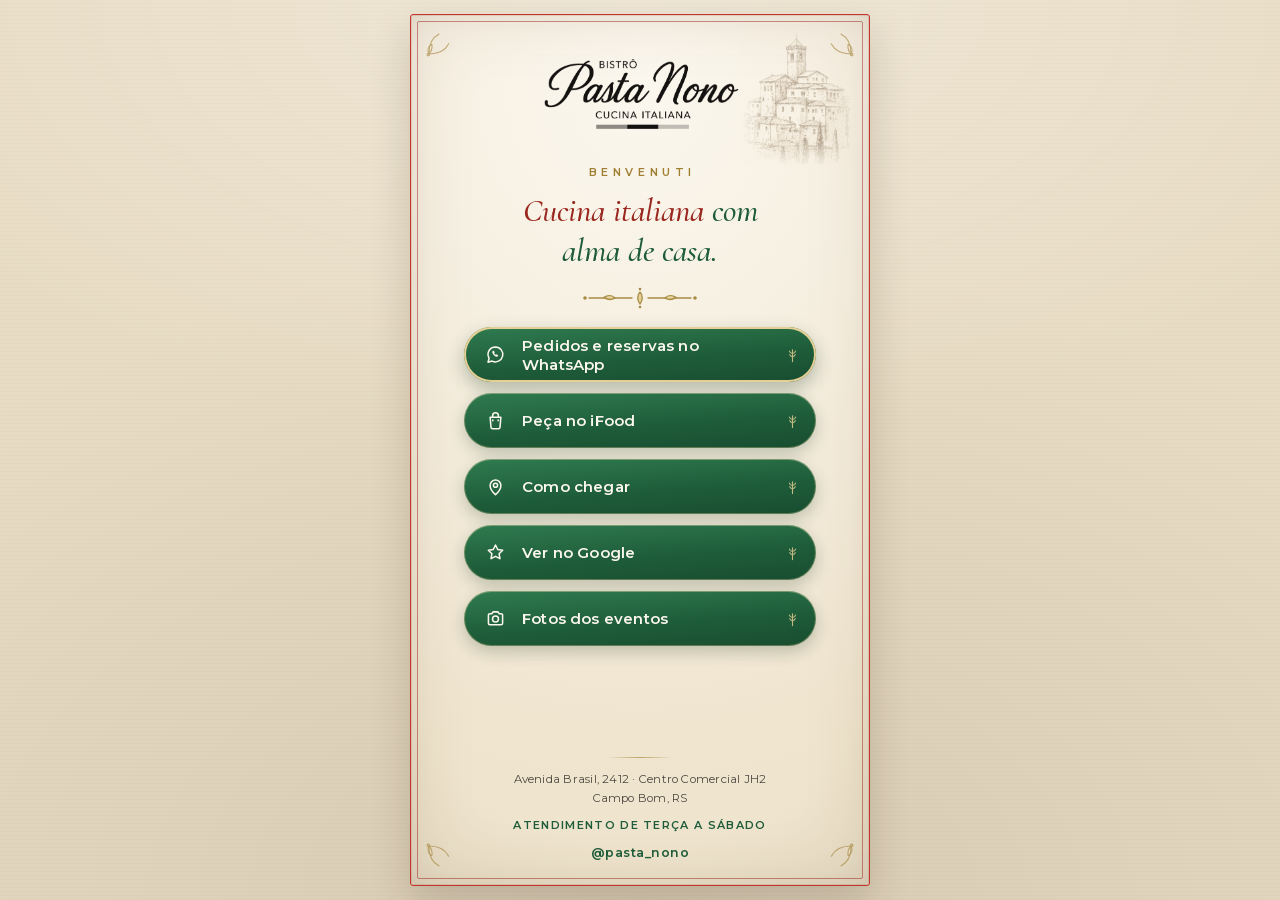
<file: index.html>
<!DOCTYPE html>
<html lang="pt-BR">
<head>
<meta charset="utf-8">
<meta name="viewport" content="width=device-width, initial-scale=1, viewport-fit=cover">
<meta name="theme-color" content="#F4ECDB">
<meta name="description" content="Bistrô Pasta Nono, cucina italiana em Campo Bom. Peça, reserve e chegue até a mesa do nono.">
<title>Bistrô Pasta Nono · Cucina Italiana</title>
<link rel="stylesheet" href="assets/fonts.css">
<style>
  :root{
    /* Paleta oficial da marca */
    --crema:#F4ECDB; --panna:#FBF7EE; --crema-deep:#E8DCC4; --linha:#D9CCB2;
    --nero:#141210; --verde:#2E7D4F; --verde-deep:#1E5C39;
    --rosso:#C2362B; --rosso-deep:#9A271F;
    --oro:#C8A24C; --oro-deep:#A07F32; --oro-soft:#E4CF95; --vino:#6B2434;
    /* derivadas */
    --ink-soft:rgba(20,18,16,.74);
    --ink-faint:rgba(20,18,16,.40);
    --sepia:#9A7B55;
  }

  *{box-sizing:border-box}
  html,body{margin:0;padding:0}
  html{-webkit-text-size-adjust:100%}

  body{
    min-height:100dvh;
    font-family:'Montserrat',system-ui,sans-serif;
    color:var(--nero);
    background-color:var(--crema-deep);
    background-image:
      radial-gradient(120% 90% at 50% 0%, rgba(255,255,255,.30), transparent 55%),
      radial-gradient(140% 120% at 50% 100%, rgba(70,45,20,.10), transparent 60%),
      repeating-linear-gradient(0deg, rgba(60,40,20,.015) 0 1px, transparent 1px 4px);
    display:flex;
    justify-content:center;
    align-items:stretch;
    padding:
      max(14px, env(safe-area-inset-top))
      max(14px, env(safe-area-inset-right))
      max(14px, env(safe-area-inset-bottom))
      max(14px, env(safe-area-inset-left));
  }

  /* ---------- Moldura dupla bordô com fundo pergaminho ---------- */
  .frame{
    position:relative;
    width:100%;
    max-width:460px;
    align-self:stretch;
    border:1.4px solid var(--rosso);
    border-radius:3px;
    background:
      radial-gradient(130% 80% at 50% 8%, var(--panna), var(--crema) 62%, #efe4cd 100%);
    box-shadow:
      inset 0 0 0 0.5px rgba(154,39,31,.25),
      inset 0 0 70px rgba(80,50,22,.10),
      inset 0 0 22px rgba(80,50,22,.06),
      0 18px 40px rgba(40,26,12,.16);
    overflow:hidden;
    isolation:isolate;
  }
  /* filete interno (a segunda linha da moldura dupla) */
  .frame::before{
    content:"";
    position:absolute;
    inset:6px;
    border:1px solid rgba(154,39,31,.50);
    border-radius:2px;
    pointer-events:none;
    z-index:3;
  }
  /* vinheta suave nas bordas internas */
  .frame::after{
    content:"";
    position:absolute; inset:0;
    background:radial-gradient(115% 90% at 50% 42%, transparent 60%, rgba(60,38,16,.10) 100%);
    pointer-events:none;
    z-index:2;
  }

  /* ---------- Florões dourados nos cantos ---------- */
  .corner{
    position:absolute;
    width:34px;height:34px;
    stroke:var(--oro-deep);
    fill:none;
    stroke-width:1.3;
    stroke-linecap:round;
    stroke-linejoin:round;
    opacity:.62;
    z-index:4;
    pointer-events:none;
  }
  .corner.tl{top:11px;left:11px}
  .corner.tr{top:11px;right:11px;transform:scaleX(-1)}
  .corner.bl{bottom:11px;left:11px;transform:scaleY(-1)}
  .corner.br{bottom:11px;right:11px;transform:scale(-1,-1)}

  /* ---------- Vila toscana: gravura real no canto superior direito (fiel ao carrossel) ---------- */
  .vila{
    position:absolute;
    top:10px; right:12px;
    width:118px; height:auto;
    opacity:.46;
    z-index:1;
    pointer-events:none;
    mix-blend-mode:multiply;
  }

  /* ---------- Conteúdo ---------- */
  .content{
    position:relative;
    z-index:5;
    padding:34px 30px 24px;
    display:flex;
    flex-direction:column;
    align-items:center;
    min-height:100%;
  }
  @media (min-height:720px){ .content{padding-top:40px} }

  /* ---------- Cabeçalho ---------- */
  header{
    text-align:center;
    display:flex;
    flex-direction:column;
    align-items:center;
    width:100%;
  }
  .logo{
    width:200px;
    max-width:70%;
    height:auto;
    display:block;
  }
  .eyebrow{
    margin:26px 0 12px;
    font-family:'Montserrat',sans-serif;
    font-weight:600;
    font-size:11px;
    letter-spacing:.42em;
    text-indent:.42em;
    color:var(--oro-deep);
    text-transform:uppercase;
  }
  .tagline{
    margin:0;
    font-family:'Cormorant Garamond',serif;
    font-style:italic;
    font-weight:500;
    font-size:clamp(27px, 8.2vw, 33px);
    line-height:1.22;
    color:var(--rosso-deep);
    max-width:18ch;
  }
  .tagline .verde{ color:var(--verde-deep) }

  /* ---------- Florão divisor ---------- */
  .floron{
    width:150px;height:22px;
    margin:16px 0 18px;
    stroke:var(--oro-deep);
    fill:none;
    stroke-width:1.3;
    stroke-linecap:round;
    stroke-linejoin:round;
    opacity:.9;
  }
  .floron .leaf{ fill:var(--oro-soft); stroke:var(--oro-deep) }
  .floron .dot{ fill:var(--oro-deep); stroke:none }

  /* ---------- Botões pílula ---------- */
  nav.links{
    width:100%;
    max-width:352px;
    display:flex;
    flex-direction:column;
    gap:11px;
  }

  .pill{
    position:relative;
    display:flex;
    align-items:center;
    gap:14px;
    min-height:55px;
    padding:0 16px 0 18px;
    border-radius:40px;
    text-decoration:none;
    font-family:'Montserrat',sans-serif;
    font-weight:600;
    font-size:15px;
    letter-spacing:.012em;
    color:var(--panna);
    background:linear-gradient(176deg, #2f7b50 0%, var(--verde-deep) 58%, #184d30 100%);
    box-shadow:
      inset 0 0 0 1px rgba(228,207,149,.34),
      inset 0 1px 0 rgba(255,255,255,.12),
      0 6px 16px rgba(24,58,38,.24);
    transition:transform .16s ease, box-shadow .16s ease, filter .16s ease;
    -webkit-tap-highlight-color:transparent;
  }
  .pill-primary{
    box-shadow:
      inset 0 0 0 2px var(--oro-soft),
      inset 0 1px 0 rgba(255,255,255,.16),
      0 7px 18px rgba(24,58,38,.30);
  }
  .pill-ico{
    flex:0 0 auto;
    width:26px;height:26px;
    display:grid;place-items:center;
    color:var(--panna);
  }
  .ico{
    fill:none;
    stroke:currentColor;
    stroke-width:1.6;
    stroke-linecap:round;
    stroke-linejoin:round;
  }
  .pill-ico .ico{ width:23px;height:23px }
  .pill-label{ flex:1 1 auto; text-align:left }
  .pill-orn{
    flex:0 0 auto;
    width:15px;height:16px;
    stroke:var(--oro-soft);
    fill:none;
    stroke-width:1.2;
    stroke-linecap:round;
    stroke-linejoin:round;
    opacity:.82;
  }

  .pill:hover{
    filter:brightness(1.05);
    box-shadow:
      inset 0 0 0 1px rgba(228,207,149,.55),
      inset 0 1px 0 rgba(255,255,255,.14),
      0 9px 20px rgba(24,58,38,.30);
  }
  .pill:active{
    transform:translateY(1px);
    background:linear-gradient(176deg, #276b45 0%, #184d30 60%, #123b25 100%);
    box-shadow:
      inset 0 0 0 1px rgba(228,207,149,.40),
      inset 0 2px 5px rgba(0,0,0,.22);
  }
  .pill:focus-visible{
    outline:2px solid var(--oro);
    outline-offset:3px;
  }

  /* ---------- Botão desabilitado (Cardápio) ---------- */
  .pill-off{
    border:none;
    cursor:default;
    color:var(--ink-faint);
    background:linear-gradient(176deg, #efe6d1, var(--crema-deep));
    box-shadow:inset 0 0 0 1px var(--linha);
    font-family:'Montserrat',sans-serif;
  }
  .pill-off .pill-ico{ color:var(--ink-faint) }
  .pill-off .badge{
    flex:0 0 auto;
    font-size:9.5px;
    font-weight:700;
    letter-spacing:.16em;
    text-transform:uppercase;
    color:var(--vino);
    background:rgba(107,36,52,.10);
    border:1px solid rgba(107,36,52,.22);
    padding:5px 9px;
    border-radius:20px;
  }

  /* ---------- Rodapé ---------- */
  footer{
    margin-top:auto;
    padding-top:34px;
    width:100%;
    max-width:352px;
    text-align:center;
    color:var(--ink-soft);
  }
  .footer-rule{
    width:66px;height:1px;
    margin:0 auto 12px;
    background:linear-gradient(90deg, transparent, var(--oro-deep), transparent);
    opacity:.65;
  }
  footer address{
    font-style:normal;
    font-size:11.5px;
    font-weight:400;
    line-height:1.7;
    letter-spacing:.02em;
  }
  footer .hours{
    margin:9px 0 0;
    font-size:11px;
    font-weight:600;
    letter-spacing:.12em;
    text-transform:uppercase;
    color:var(--verde-deep);
  }
  footer .handle{
    display:inline-block;
    margin-top:13px;
    font-size:12.5px;
    font-weight:600;
    letter-spacing:.04em;
    color:var(--verde-deep);
    text-decoration:none;
    border-bottom:1px solid transparent;
    transition:border-color .16s ease;
  }
  footer .handle:hover{ border-bottom-color:rgba(30,92,57,.5) }
  footer .handle:focus-visible{ outline:2px solid var(--oro); outline-offset:3px; border-radius:2px }

  /* ---------- Entrada suave ---------- */
  @media (prefers-reduced-motion:no-preference){
    .content > * , nav.links .pill{
      animation:rise .6s cubic-bezier(.2,.7,.2,1) both;
    }
    header{ animation-delay:.02s }
    .floron{ animation-delay:.10s }
    nav.links .pill:nth-child(1){ animation-delay:.14s }
    nav.links .pill:nth-child(2){ animation-delay:.20s }
    nav.links .pill:nth-child(3){ animation-delay:.26s }
    nav.links .pill:nth-child(4){ animation-delay:.32s }
    nav.links .pill:nth-child(5){ animation-delay:.38s }
    footer{ animation-delay:.44s }
    @keyframes rise{
      from{opacity:0; transform:translateY(10px)}
      to{opacity:1; transform:translateY(0)}
    }
  }

  .visually-hidden{position:absolute;width:1px;height:1px;overflow:hidden;clip:rect(0 0 0 0)}
</style>
</head>
<body>

<!-- ================= SPRITE SVG (self-contained, sem CDN) ================= -->
<svg width="0" height="0" style="position:absolute" aria-hidden="true" focusable="false">
  <defs>
    <!-- WhatsApp (linha) -->
    <symbol id="ico-wa" viewBox="0 0 24 24">
      <path d="M12 4.1a7.8 7.8 0 0 0-6.7 11.8L4.2 20l4.2-1.1A7.8 7.8 0 1 0 12 4.1Z"/>
      <path fill="currentColor" stroke="none" d="M9 8.6c-.2.2-.4.5-.4.9 0 .5.2 1 .6 1.7.6 1 1.3 1.7 2.1 2.3.9.6 1.6.9 2.1.9.4 0 .7-.2.9-.5l.5-.6c.1-.2.1-.4-.1-.5l-1.3-.9c-.2-.1-.4-.1-.5 0l-.4.4c-.1.1-.2.1-.3 0-.6-.3-1.1-.8-1.5-1.4-.1-.1 0-.2 0-.3l.4-.4c.1-.2.1-.3 0-.5l-.6-1.4c-.1-.2-.3-.3-.5-.2Z"/>
    </symbol>
    <!-- Sacola (iFood) -->
    <symbol id="ico-bag" viewBox="0 0 24 24">
      <path d="M6.4 8.5h11.2l-.9 10.6a1.6 1.6 0 0 1-1.6 1.4H8.9a1.6 1.6 0 0 1-1.6-1.4Z"/>
      <path d="M9 8.5V7a3 3 0 0 1 6 0v1.5"/>
      <path d="M9.2 11.6v.7M14.8 11.6v.7"/>
    </symbol>
    <!-- Pin de mapa -->
    <symbol id="ico-pin" viewBox="0 0 24 24">
      <path d="M12 20.5s5.6-4.9 5.6-9.6A5.6 5.6 0 0 0 6.4 10.9c0 4.7 5.6 9.6 5.6 9.6Z"/>
      <circle cx="12" cy="10.7" r="2.15"/>
    </symbol>
    <!-- Estrela -->
    <symbol id="ico-star" viewBox="0 0 24 24">
      <path d="M12 4.2l2.32 4.7 5.18.75-3.75 3.65.885 5.16L12 15.98l-4.635 2.44.885-5.16L4.5 9.65l5.18-.75Z"/>
    </symbol>
    <!-- Livro / cardápio -->
    <symbol id="ico-book" viewBox="0 0 24 24">
      <path d="M12 6.6C10.3 5.5 7.8 5 5.4 5.2v12.3C7.8 17.3 10.3 17.8 12 19c1.7-1.2 4.2-1.7 6.6-1.5V5.2C16.2 5 13.7 5.5 12 6.6Z"/>
      <path d="M12 6.6V19"/>
    </symbol>
    <!-- Ramo de oliveira (ornamento dourado no botão) -->
    <symbol id="orn-sprig" viewBox="0 0 16 16">
      <path d="M8 15V2.4"/>
      <path d="M8 6.3C6.4 6.3 5.2 5.4 4.7 3.8M8 6.3C9.6 6.3 10.8 5.4 11.3 3.8"/>
      <path d="M8 9.7C6.6 9.7 5.5 9 5.1 7.6M8 9.7C9.4 9.7 10.5 9 10.9 7.6"/>
    </symbol>
    <!-- Florão divisor (❧) -->
    <symbol id="orn-floron" viewBox="0 0 150 22">
      <path fill="#E4CF95" d="M75 5c3 3 3 8.5 0 12c-3-3.5-3-9 0-12Z"/>
      <path d="M67 11H24M83 11h43"/>
      <path fill="#E4CF95" d="M50 11c-3-3-7.5-3-11-.6 3.5 2.4 8 2.4 11 .6Z"/>
      <path fill="#E4CF95" d="M100 11c3-3 7.5-3 11-.6-3.5 2.4-8 2.4-11 .6Z"/>
      <circle cx="20" cy="11" r="1.8" fill="#A07F32" stroke="none"/>
      <circle cx="130" cy="11" r="1.8" fill="#A07F32" stroke="none"/>
      <circle cx="75" cy="2" r="1.3" fill="#A07F32" stroke="none"/>
      <circle cx="75" cy="20" r="1.3" fill="#A07F32" stroke="none"/>
    </symbol>
    <!-- Florão de canto -->
    <symbol id="orn-corner" viewBox="0 0 40 40">
      <path d="M8 33C8 22 11.5 14 20 9.5"/>
      <path d="M8 33C19 33 27 29.5 31.5 21"/>
      <path d="M8 33C11 30 12.4 25.8 11.6 21.6C7.4 23.4 6 28 8 33Z"/>
      <circle cx="7.4" cy="33.6" r="1.5"/>
    </symbol>
    <!-- Câmera (fotos dos eventos) -->
    <symbol id="ico-camera" viewBox="0 0 24 24">
      <path d="M4.6 8.6a1.6 1.6 0 0 1 1.6-1.6h1.9l1.3-1.9h5.2l1.3 1.9h1.9a1.6 1.6 0 0 1 1.6 1.6v8.3a1.6 1.6 0 0 1-1.6 1.6H6.2a1.6 1.6 0 0 1-1.6-1.6Z"/>
      <circle cx="12" cy="12.6" r="3.1"/>
    </symbol>
    <!-- vila toscana: imagem real em assets/vila-toscana.png (gravura enviada pelo Pedro 23/07) -->
  </defs>
</svg>

<main class="frame">
  <!-- florões de canto -->
  <svg class="corner tl" viewBox="0 0 40 40" aria-hidden="true"><use href="#orn-corner"/></svg>
  <svg class="corner tr" viewBox="0 0 40 40" aria-hidden="true"><use href="#orn-corner"/></svg>
  <svg class="corner bl" viewBox="0 0 40 40" aria-hidden="true"><use href="#orn-corner"/></svg>
  <svg class="corner br" viewBox="0 0 40 40" aria-hidden="true"><use href="#orn-corner"/></svg>

  <!-- vila toscana, marca d'água -->
  <img class="vila" src="assets/vila-toscana.png" alt="" aria-hidden="true" />

  <div class="content">
    <header>
      <img class="logo" src="assets/logo-ink.png" alt="Bistrô Pasta Nono, Cucina Italiana">
      <p class="eyebrow">Benvenuti</p>
      <h1 class="tagline">Cucina italiana <span class="verde">com alma de casa.</span></h1>
      <svg class="floron" viewBox="0 0 150 22" aria-hidden="true"><use href="#orn-floron"/></svg>
    </header>

    <nav class="links" aria-label="Canais do Pasta Nono">

      <!-- 1 · WhatsApp -->
      <a class="pill pill-primary" href="https://wa.me/5551920067188?text=Ol%C3%A1!%20Quero%20fazer%20um%20pedido%20ou%20reserva%20no%20Pasta%20Nono"
         target="_blank" rel="noopener noreferrer"
         aria-label="Pedidos e reservas no WhatsApp, abre uma conversa">
        <span class="pill-ico"><svg class="ico" aria-hidden="true"><use href="#ico-wa"/></svg></span>
        <span class="pill-label">Pedidos e reservas no WhatsApp</span>
        <svg class="pill-orn" aria-hidden="true"><use href="#orn-sprig"/></svg>
      </a>

      <!-- 2 · iFood -->
      <a class="pill" href="https://www.ifood.com.br/delivery/campo-bom-rs/bistro-pasta-nono-centro/9e4484ed-d01e-46f6-949d-5402461f2504"
         target="_blank" rel="noopener noreferrer"
         aria-label="Peça no iFood, abre o iFood">
        <span class="pill-ico"><svg class="ico" aria-hidden="true"><use href="#ico-bag"/></svg></span>
        <span class="pill-label">Peça no iFood</span>
        <svg class="pill-orn" aria-hidden="true"><use href="#orn-sprig"/></svg>
      </a>

      <!-- 3 · Como chegar -->
      <a class="pill" href="https://www.google.com/maps/search/?api=1&amp;query=Bistr%C3%B4%20Pasta%20Nono%2C%20Avenida%20Brasil%202412%2C%20Campo%20Bom%20RS"
         target="_blank" rel="noopener noreferrer"
         aria-label="Como chegar, abre o mapa com a localização">
        <span class="pill-ico"><svg class="ico" aria-hidden="true"><use href="#ico-pin"/></svg></span>
        <span class="pill-label">Como chegar</span>
        <svg class="pill-orn" aria-hidden="true"><use href="#orn-sprig"/></svg>
      </a>

      <!-- 4 · Ver no Google. Trocar para "Avaliar no Google" só com link direto de avaliação. -->
      <!-- TODO: trocar pelo link writereview com placeid quando reivindicar o GMN -->
      <a class="pill" href="https://www.google.com/maps/search/?api=1&amp;query=Bistr%C3%B4%20Pasta%20Nono%20Campo%20Bom"
         target="_blank" rel="noopener noreferrer"
         aria-label="Ver no Google, abre a página do restaurante no Google">
        <span class="pill-ico"><svg class="ico" aria-hidden="true"><use href="#ico-star"/></svg></span>
        <span class="pill-label">Ver no Google</span>
        <svg class="pill-orn" aria-hidden="true"><use href="#orn-sprig"/></svg>
      </a>

      <!-- 5 · Fotos dos eventos (17/11/2026): abre fotos/ com a lista de eventos e o link do álbum no Drive -->
      <a class="pill" href="fotos/"
         aria-label="Fotos dos eventos, veja e baixe as fotos">
        <span class="pill-ico"><svg class="ico" aria-hidden="true"><use href="#ico-camera"/></svg></span>
        <span class="pill-label">Fotos dos eventos</span>
        <svg class="pill-orn" aria-hidden="true"><use href="#orn-sprig"/></svg>
      </a>

      <!-- Cardápio: removido em 23/07/2026 a pedido do Pedro (só volta quando o cardápio digital existir).
           Para reativar: restaurar o <a class="pill"> com o href do cardápio. O ícone #ico-book segue no sprite. -->

    </nav>

    <footer>
      <div class="footer-rule" aria-hidden="true"></div>
      <address>
        Avenida Brasil, 2412 · Centro Comercial JH2<br>
        Campo Bom, RS
      </address>
      <p class="hours">Atendimento de terça a sábado</p>
      <a class="handle" href="https://www.instagram.com/pasta_nono/" target="_blank" rel="noopener noreferrer"
         aria-label="Perfil do Pasta Nono no Instagram">@pasta_nono</a>
    </footer>
  </div>
</main>

</body>
</html>
</file>
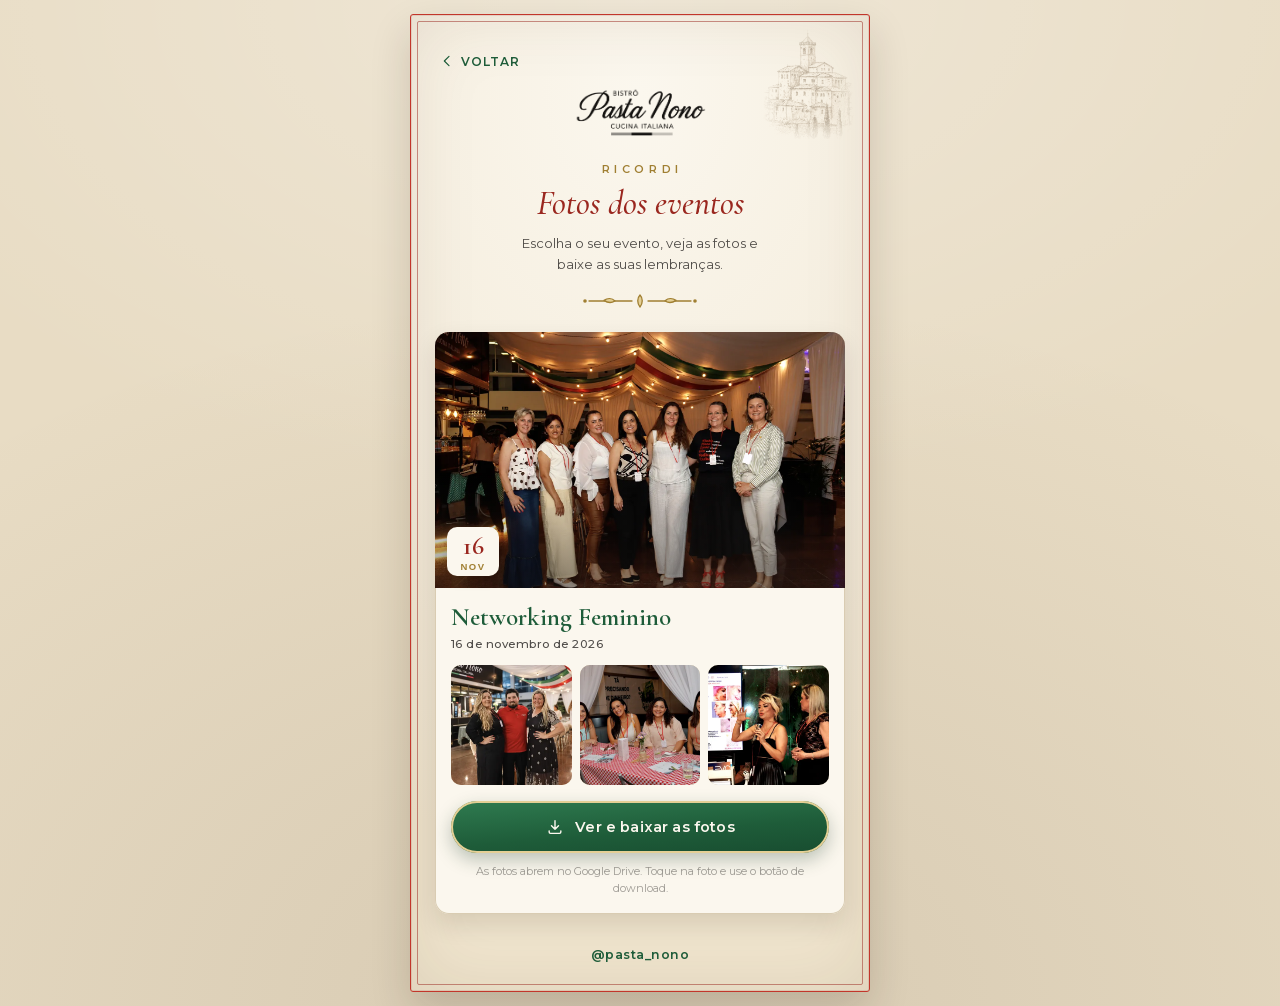
<file: fotos/index.html>
<!DOCTYPE html>
<html lang="pt-BR">
<head>
<meta charset="utf-8">
<meta name="viewport" content="width=device-width, initial-scale=1, viewport-fit=cover">
<meta name="theme-color" content="#F4ECDB">
<meta name="description" content="Fotos dos eventos do Bistrô Pasta Nono. Encontre o seu evento, veja e baixe as fotos.">
<title>Fotos dos eventos · Bistrô Pasta Nono</title>
<link rel="stylesheet" href="../assets/fonts.css">
<style>
  /* Piso de compatibilidade: navegadores que rodam o app atual do Instagram (iOS 16.3+ pela App Store em 17/11/2026;
     Android WebView atualizado pela Play Store). WebP exige iOS 14+. Ainda assim, evitar inset/aspect-ratio/gap em flex
     e manter reserva antes de dvh, clamp() e max()/env(). */
  /* Mesma paleta e moldura da página principal (../index.html) */
  :root{
    --crema:#F4ECDB; --panna:#FBF7EE; --crema-deep:#E8DCC4; --linha:#D9CCB2;
    --nero:#141210; --verde:#2E7D4F; --verde-deep:#1E5C39;
    --rosso:#C2362B; --rosso-deep:#9A271F;
    --oro:#C8A24C; --oro-deep:#A07F32; --oro-soft:#E4CF95; --vino:#6B2434;
    --ink-soft:rgba(20,18,16,.74);
    --ink-faint:rgba(20,18,16,.40);
  }
  *{box-sizing:border-box}
  html,body{margin:0;padding:0}
  html{-webkit-text-size-adjust:100%}
  body{
    min-height:100vh;
    min-height:100dvh;
    font-family:'Montserrat',system-ui,sans-serif;
    color:var(--nero);
    background-color:var(--crema-deep);
    background-image:
      radial-gradient(120% 90% at 50% 0%, rgba(255,255,255,.30), transparent 55%),
      radial-gradient(140% 120% at 50% 100%, rgba(70,45,20,.10), transparent 60%);
    display:flex;
    justify-content:center;
    padding:14px;
    padding:
      max(14px, env(safe-area-inset-top))
      max(14px, env(safe-area-inset-right))
      max(14px, env(safe-area-inset-bottom))
      max(14px, env(safe-area-inset-left));
  }
  .frame{
    position:relative;
    width:100%;
    max-width:460px;
    border:1.4px solid var(--rosso);
    border-radius:3px;
    background:radial-gradient(130% 80% at 50% 8%, var(--panna), var(--crema) 62%, #efe4cd 100%);
    box-shadow:
      inset 0 0 0 0.5px rgba(154,39,31,.25),
      inset 0 0 70px rgba(80,50,22,.10),
      0 18px 40px rgba(40,26,12,.16);
    overflow:hidden;
    isolation:isolate;
  }
  .frame::before{
    content:"";
    position:absolute; top:6px; right:6px; bottom:6px; left:6px;
    border:1px solid rgba(154,39,31,.50);
    border-radius:2px;
    pointer-events:none;
    z-index:3;
  }
  .vila{
    position:absolute;
    top:10px; right:12px;
    width:96px; height:auto;
    opacity:.40;
    z-index:1;
    pointer-events:none;
    mix-blend-mode:multiply;
  }
  .content{
    position:relative;
    z-index:5;
    padding:26px 24px 28px;
    display:flex;
    flex-direction:column;
    align-items:center;
    min-height:100%;
  }

  /* ---------- Topo ---------- */
  .back{
    align-self:flex-start;
    display:inline-flex; align-items:center;
    min-height:40px;
    padding:0 4px;
    font-size:12px; font-weight:600; letter-spacing:.08em; text-transform:uppercase;
    color:var(--verde-deep);
    text-decoration:none;
  }
  .back svg{margin-right:6px;width:16px;height:16px;stroke:currentColor;fill:none;stroke-width:1.8;stroke-linecap:round;stroke-linejoin:round}
  .back:focus-visible{outline:2px solid var(--oro); outline-offset:2px; border-radius:4px}
  .logo{width:132px; max-width:50%; height:auto; display:block; margin:6px auto 0}
  .eyebrow{
    margin:20px 0 8px;
    font-weight:600; font-size:11px;
    letter-spacing:.42em; text-indent:.42em;
    color:var(--oro-deep); text-transform:uppercase;
    text-align:center;
  }
  h1{
    margin:0;
    font-family:'Cormorant Garamond',serif;
    font-style:italic; font-weight:500;
    font-size:30px;
    font-size:clamp(28px, 8.4vw, 34px);
    line-height:1.15;
    color:var(--rosso-deep);
    text-align:center;
  }
  .intro{
    margin:10px 0 0;
    max-width:30ch;
    font-size:13px; line-height:1.55;
    color:var(--ink-soft);
    text-align:center;
  }
  .floron{
    width:150px;height:22px;
    margin:16px 0 20px;
    stroke:var(--oro-deep); fill:none;
    stroke-width:1.3; stroke-linecap:round; stroke-linejoin:round;
  }

  /* ---------- Cartão do evento ---------- */
  .events{width:100%}
  .events > * + *{margin-top:18px}
  .event{
    background:var(--panna);
    border-radius:14px;
    overflow:hidden;
    box-shadow:
      inset 0 0 0 1px var(--linha),
      0 10px 24px rgba(40,26,12,.12);
  }
  .event-cover{
    position:relative;
    display:block;
    width:100%;
    height:0;
    padding:0 0 62.5%; /* 16:10 em qualquer navegador */
    border:0;
    background:var(--crema-deep);
    cursor:zoom-in;
  }
  .event-cover img{position:absolute;top:0;left:0;width:100%;height:100%;object-fit:cover;display:block}
  .event-cover::after{
    content:"";
    position:absolute; top:0; right:0; bottom:0; left:0;
    background:linear-gradient(180deg, transparent 55%, rgba(20,18,16,.45));
    pointer-events:none;
  }
  .date-badge{
    position:absolute; left:12px; bottom:12px; z-index:1;
    display:flex; flex-direction:column; align-items:center;
    min-width:52px;
    padding:6px 8px 5px;
    border-radius:10px;
    background:var(--panna);
    color:var(--rosso-deep);
    box-shadow:0 4px 12px rgba(0,0,0,.18);
    line-height:1;
  }
  .date-badge b{font-family:'Cormorant Garamond',serif; font-size:26px; font-weight:600}
  .date-badge span{margin-top:3px; font-size:9.5px; font-weight:700; letter-spacing:.16em; text-transform:uppercase; color:var(--oro-deep)}

  .event-body{padding:16px 16px 18px}
  .event-title{
    margin:0;
    font-family:'Cormorant Garamond',serif;
    font-size:25px; font-weight:600;
    line-height:1.1;
    color:var(--verde-deep);
  }
  .event-meta{
    margin:5px 0 0;
    font-size:11.5px; font-weight:500;
    letter-spacing:.04em;
    color:var(--ink-soft);
  }

  /* mini prévia: uma linha de 3 fotos dentro do card (17/11: faixa com rolagem parecia cortada; 6 fotos ocupavam espaço demais) */
  .strip{
    display:grid;
    grid-template-columns:repeat(3, minmax(0, 1fr));
    gap:8px;
    margin-top:14px;
  }
  .thumb{
    position:relative;
    width:100%;
    height:0;
    padding:0 0 100%; /* quadrado em qualquer navegador, inclusive WebView antigo sem aspect-ratio */
    border:0;
    border-radius:10px;
    overflow:hidden;
    background:var(--crema-deep);
    cursor:zoom-in;
    box-shadow:inset 0 0 0 1px var(--linha);
  }
  .thumb img{position:absolute; top:0; left:0}
  .thumb img{width:100%;height:100%;object-fit:cover;display:block}
  .thumb:focus-visible, .event-cover:focus-visible{outline:2px solid var(--oro); outline-offset:2px}

  .cta{
    display:flex; align-items:center; justify-content:center;
    min-height:52px;
    margin-top:16px;
    padding:0 18px;
    border-radius:40px;
    text-decoration:none;
    font-weight:600; font-size:14.5px; letter-spacing:.012em;
    color:var(--panna);
    background:linear-gradient(176deg, #2f7b50 0%, var(--verde-deep) 58%, #184d30 100%);
    box-shadow:
      inset 0 0 0 2px var(--oro-soft),
      inset 0 1px 0 rgba(255,255,255,.16),
      0 7px 18px rgba(24,58,38,.28);
    transition:transform .16s ease, filter .16s ease;
    -webkit-tap-highlight-color:transparent;
  }
  .cta svg{margin-right:10px;width:20px;height:20px;stroke:currentColor;fill:none;stroke-width:1.7;stroke-linecap:round;stroke-linejoin:round}
  .cta:hover{filter:brightness(1.05)}
  .cta:active{transform:translateY(1px)}
  .cta:focus-visible{outline:2px solid var(--oro); outline-offset:3px}
  .hint{
    margin:10px 0 0;
    font-size:11px; line-height:1.5;
    color:var(--ink-faint);
    text-align:center;
  }

  footer{
    margin-top:auto;
    padding-top:30px;
    text-align:center;
  }
  footer a{
    font-size:12.5px; font-weight:600; letter-spacing:.04em;
    color:var(--verde-deep); text-decoration:none;
  }

  /* ---------- Visualizador de foto ---------- */
  .viewer{
    position:fixed; top:0; right:0; bottom:0; left:0; z-index:50;
    display:none;
    align-items:center; justify-content:center;
    padding:16px;
    background:rgba(20,18,16,.92);
  }
  .viewer.open{display:flex}
  .viewer img{
    max-width:100%;
    max-height:calc(100vh - 120px);
    max-height:calc(100dvh - 120px);
    border-radius:6px;
    box-shadow:0 20px 50px rgba(0,0,0,.5);
  }
  .viewer button{
    position:absolute;
    width:46px; height:46px;
    border:0; border-radius:50%;
    background:rgba(251,247,238,.14);
    color:var(--panna);
    display:grid; place-items:center;
    cursor:pointer;
  }
  .viewer button svg{width:22px;height:22px;stroke:currentColor;fill:none;stroke-width:1.8;stroke-linecap:round;stroke-linejoin:round}
  .viewer .v-close{top:14px; top:max(14px, env(safe-area-inset-top)); right:14px}
  .viewer .v-prev{left:10px; top:50%; transform:translateY(-50%)}
  .viewer .v-next{right:10px; top:50%; transform:translateY(-50%)}
  .viewer .v-count{
    position:absolute; bottom:18px; bottom:max(18px, env(safe-area-inset-bottom));
    left:0; right:0; text-align:center;
    font-size:12px; letter-spacing:.12em; color:rgba(251,247,238,.75);
  }

  @media (prefers-reduced-motion:no-preference){
    .content > *{animation:rise .6s cubic-bezier(.2,.7,.2,1) both}
    .events{animation-delay:.12s}
    @keyframes rise{from{opacity:0; transform:translateY(10px)} to{opacity:1; transform:none}}
  }
</style>
</head>
<body>

<main class="frame">
  <img class="vila" src="../assets/vila-toscana.png" alt="" aria-hidden="true">

  <div class="content">
    <a class="back" href="../" aria-label="Voltar para a página inicial do Pasta Nono">
      <svg viewBox="0 0 24 24" aria-hidden="true"><path d="M15 5l-7 7 7 7"/></svg>
      Voltar
    </a>

    <img class="logo" src="../assets/logo-ink.png" alt="Bistrô Pasta Nono, Cucina Italiana">
    <p class="eyebrow">Ricordi</p>
    <h1>Fotos dos eventos</h1>
    <p class="intro">Escolha o seu evento, veja as fotos e baixe as suas lembranças.</p>
    <svg class="floron" viewBox="0 0 150 22" aria-hidden="true">
      <path fill="#E4CF95" d="M75 5c3 3 3 8.5 0 12c-3-3.5-3-9 0-12Z"/>
      <path d="M67 11H24M83 11h43"/>
      <path fill="#E4CF95" d="M50 11c-3-3-7.5-3-11-.6 3.5 2.4 8 2.4 11 .6Z"/>
      <path fill="#E4CF95" d="M100 11c3-3 7.5-3 11-.6-3.5 2.4-8 2.4-11 .6Z"/>
      <circle cx="20" cy="11" r="1.8" fill="#A07F32" stroke="none"/>
      <circle cx="130" cy="11" r="1.8" fill="#A07F32" stroke="none"/>
    </svg>

    <!--
      Lista de eventos. Para incluir um novo evento:
      1. Gere as fotos em assets/eventos/<slug-data>/ (foto-N.webp até 1400px e mini-N.webp 480x480).
      2. Copie o bloco <article class="event"> abaixo e coloque o mais recente PRIMEIRO.
      3. Troque data, título, imagens e o link da pasta do Google Drive (pasta compartilhada "qualquer pessoa com o link").
    -->
    <section class="events" aria-label="Eventos">

      <!-- Networking Feminino · 16/11/2026 -->
      <article class="event" data-gallery>
        <button class="event-cover" type="button" data-index="0" data-alt="Participantes do Networking Feminino reunidas no salão do Pasta Nono" aria-label="Ampliar foto de capa do Networking Feminino">
          <img src="../assets/eventos/networking-feminino-2026-11-16/foto-1.webp" width="1400" height="933"
               alt="Participantes do Networking Feminino reunidas no salão do Pasta Nono">
          <span class="date-badge" aria-hidden="true"><b>16</b><span>nov</span></span>
        </button>
        <div class="event-body">
          <h2 class="event-title">Networking Feminino</h2>
          <p class="event-meta">16 de novembro de 2026</p>

          <div class="strip" aria-label="Prévia das fotos">
            <button class="thumb" type="button" data-index="1" data-alt="Anfitriões do evento em frente ao letreiro do Pasta Nono" aria-label="Ampliar: Anfitriões do evento em frente ao letreiro do Pasta Nono">
              <img src="../assets/eventos/networking-feminino-2026-11-16/mini-2.webp" alt="" loading="lazy" width="480" height="480">
            </button>
            <button class="thumb" type="button" data-index="2" data-alt="Quatro convidadas sorrindo à mesa durante o jantar" aria-label="Ampliar: Quatro convidadas sorrindo à mesa durante o jantar">
              <img src="../assets/eventos/networking-feminino-2026-11-16/mini-4.webp" alt="" loading="lazy" width="480" height="480">
            </button>
            <button class="thumb" type="button" data-index="3" data-alt="Apresentação de uma das participantes ao microfone" aria-label="Ampliar: Apresentação de uma das participantes ao microfone">
              <img src="../assets/eventos/networking-feminino-2026-11-16/mini-6.webp" alt="" loading="lazy" width="480" height="480">
            </button>
          </div>

          <a class="cta" href="https://drive.google.com/drive/folders/1iPQ_ZTvESVRzMJ_mpKBQ4xvrOxa9ftlp?usp=drive_link"
             target="_blank" rel="noopener noreferrer"
             aria-label="Ver e baixar todas as fotos do Networking Feminino, abre o Google Drive">
            <svg viewBox="0 0 24 24" aria-hidden="true"><path d="M12 4.5v10.2M7.8 10.6l4.2 4.2 4.2-4.2"/><path d="M5 16.6v1.4a1.6 1.6 0 0 0 1.6 1.6h10.8a1.6 1.6 0 0 0 1.6-1.6v-1.4"/></svg>
            Ver e baixar as fotos
          </a>
          <p class="hint">As fotos abrem no Google Drive. Toque na foto e use o botão de download.</p>
        </div>
      </article>

    </section>

    <footer>
      <a href="https://www.instagram.com/pasta_nono/" target="_blank" rel="noopener noreferrer"
         aria-label="Perfil do Pasta Nono no Instagram">@pasta_nono</a>
    </footer>
  </div>
</main>

<!-- Visualizador da prévia (sem dependências externas) -->
<div class="viewer" role="dialog" aria-modal="true" aria-label="Foto ampliada" hidden>
  <button class="v-close" type="button" aria-label="Fechar"><svg viewBox="0 0 24 24"><path d="M6 6l12 12M18 6L6 18"/></svg></button>
  <button class="v-prev" type="button" aria-label="Foto anterior"><svg viewBox="0 0 24 24"><path d="M15 5l-7 7 7 7"/></svg></button>
  <img alt="">
  <button class="v-next" type="button" aria-label="Próxima foto"><svg viewBox="0 0 24 24"><path d="M9 5l7 7-7 7"/></svg></button>
  <p class="v-count" aria-live="polite"></p>
</div>

<script>
(function(){
  var viewer = document.querySelector('.viewer');
  var img = viewer.querySelector('img');
  var count = viewer.querySelector('.v-count');
  var page = document.querySelector('main.frame');
  var photos = [], current = 0, lastFocus = null;

  function show(i){
    current = (i + photos.length) % photos.length;
    img.src = photos[current].src;
    img.alt = photos[current].alt;
    count.textContent = 'Foto ' + (current + 1) + ' de ' + photos.length;
  }
  function open(gallery, i){
    photos = gallery;
    lastFocus = document.activeElement;
    viewer.hidden = false;
    page.inert = true; page.setAttribute('aria-hidden','true');
    viewer.classList.add('open');
    document.body.style.overflow = 'hidden';
    show(i);
    viewer.querySelector('.v-close').focus();
  }
  function close(){
    viewer.classList.remove('open');
    viewer.hidden = true;
    page.inert = false; page.removeAttribute('aria-hidden');
    document.body.style.overflow = '';
    img.removeAttribute('src');
    if (lastFocus && lastFocus !== document.body) lastFocus.focus();
    else if (viewer.contains(document.activeElement)) document.activeElement.blur();
  }

  document.querySelectorAll('[data-gallery]').forEach(function(card){
    var title = card.querySelector('.event-title').textContent;
    var buttons = card.querySelectorAll('[data-index]');
    var gallery = Array.prototype.map.call(buttons, function(b){
      var src = b.querySelector('img').getAttribute('src').replace(/mini-(\d+)\.webp$/, 'foto-$1.webp');
      return { src: src, alt: b.dataset.alt || ('Foto do ' + title + ' no Pasta Nono') };
    });
    buttons.forEach(function(b){
      b.addEventListener('click', function(){ open(gallery, Number(b.dataset.index)); });
    });
  });

  viewer.querySelector('.v-close').addEventListener('click', close);
  viewer.querySelector('.v-prev').addEventListener('click', function(e){ e.stopPropagation(); show(current - 1); });
  viewer.querySelector('.v-next').addEventListener('click', function(e){ e.stopPropagation(); show(current + 1); });
  viewer.addEventListener('click', function(e){ if (e.target === viewer) close(); });
  document.addEventListener('keydown', function(e){
    if (!viewer.classList.contains('open')) return;
    if (e.key === 'Escape') close();
    if (e.key === 'Tab'){
      // mantém o foco dentro do visualizador
      var f = viewer.querySelectorAll('button'), first = f[0], last = f[f.length-1];
      if (e.shiftKey && document.activeElement === first){ e.preventDefault(); last.focus(); }
      else if (!e.shiftKey && document.activeElement === last){ e.preventDefault(); first.focus(); }
      else if (!viewer.contains(document.activeElement)){ e.preventDefault(); first.focus(); }
    }
    if (e.key === 'ArrowLeft') show(current - 1);
    if (e.key === 'ArrowRight') show(current + 1);
  });

  // deslizar para trocar de foto no celular
  var x0 = null;
  viewer.addEventListener('touchstart', function(e){ x0 = e.touches[0].clientX; }, {passive:true});
  viewer.addEventListener('touchend', function(e){
    if (x0 === null) return;
    var dx = e.changedTouches[0].clientX - x0;
    if (Math.abs(dx) > 40) show(current + (dx < 0 ? 1 : -1));
    x0 = null;
  });
})();
</script>
</body>
</html>
</file>
<file: assets/fonts.css>
/* Pasta Nono — self-hosted fonts (latin + latin-ext). Generated. */

@font-face{font-family:'Great Vibes';font-style:normal;font-weight:400;font-display:swap;src:url(fonts/great-vibes-400-normal-latin-ext.woff2) format('woff2');unicode-range:U+0100-02BA, U+02BD-02C5, U+02C7-02CC, U+02CE-02D7, U+02DD-02FF, U+0304, U+0308, U+0329, U+1D00-1DBF, U+1E00-1E9F, U+1EF2-1EFF, U+2020, U+20A0-20AB, U+20AD-20C0, U+2113, U+2C60-2C7F, U+A720-A7FF;}
@font-face{font-family:'Great Vibes';font-style:normal;font-weight:400;font-display:swap;src:url(fonts/great-vibes-400-normal-latin.woff2) format('woff2');unicode-range:U+0000-00FF, U+0131, U+0152-0153, U+02BB-02BC, U+02C6, U+02DA, U+02DC, U+0304, U+0308, U+0329, U+2000-206F, U+20AC, U+2122, U+2191, U+2193, U+2212, U+2215, U+FEFF, U+FFFD;}
@font-face{font-family:'Montserrat';font-style:normal;font-weight:300;font-display:swap;src:url(fonts/montserrat-300-normal-latin-ext.woff2) format('woff2');unicode-range:U+0100-02BA, U+02BD-02C5, U+02C7-02CC, U+02CE-02D7, U+02DD-02FF, U+0304, U+0308, U+0329, U+1D00-1DBF, U+1E00-1E9F, U+1EF2-1EFF, U+2020, U+20A0-20AB, U+20AD-20C0, U+2113, U+2C60-2C7F, U+A720-A7FF;}
@font-face{font-family:'Montserrat';font-style:normal;font-weight:300;font-display:swap;src:url(fonts/montserrat-300-normal-latin.woff2) format('woff2');unicode-range:U+0000-00FF, U+0131, U+0152-0153, U+02BB-02BC, U+02C6, U+02DA, U+02DC, U+0304, U+0308, U+0329, U+2000-206F, U+20AC, U+2122, U+2191, U+2193, U+2212, U+2215, U+FEFF, U+FFFD;}
@font-face{font-family:'Montserrat';font-style:normal;font-weight:400;font-display:swap;src:url(fonts/montserrat-400-normal-latin-ext.woff2) format('woff2');unicode-range:U+0100-02BA, U+02BD-02C5, U+02C7-02CC, U+02CE-02D7, U+02DD-02FF, U+0304, U+0308, U+0329, U+1D00-1DBF, U+1E00-1E9F, U+1EF2-1EFF, U+2020, U+20A0-20AB, U+20AD-20C0, U+2113, U+2C60-2C7F, U+A720-A7FF;}
@font-face{font-family:'Montserrat';font-style:normal;font-weight:400;font-display:swap;src:url(fonts/montserrat-400-normal-latin.woff2) format('woff2');unicode-range:U+0000-00FF, U+0131, U+0152-0153, U+02BB-02BC, U+02C6, U+02DA, U+02DC, U+0304, U+0308, U+0329, U+2000-206F, U+20AC, U+2122, U+2191, U+2193, U+2212, U+2215, U+FEFF, U+FFFD;}
@font-face{font-family:'Montserrat';font-style:normal;font-weight:500;font-display:swap;src:url(fonts/montserrat-500-normal-latin-ext.woff2) format('woff2');unicode-range:U+0100-02BA, U+02BD-02C5, U+02C7-02CC, U+02CE-02D7, U+02DD-02FF, U+0304, U+0308, U+0329, U+1D00-1DBF, U+1E00-1E9F, U+1EF2-1EFF, U+2020, U+20A0-20AB, U+20AD-20C0, U+2113, U+2C60-2C7F, U+A720-A7FF;}
@font-face{font-family:'Montserrat';font-style:normal;font-weight:500;font-display:swap;src:url(fonts/montserrat-500-normal-latin.woff2) format('woff2');unicode-range:U+0000-00FF, U+0131, U+0152-0153, U+02BB-02BC, U+02C6, U+02DA, U+02DC, U+0304, U+0308, U+0329, U+2000-206F, U+20AC, U+2122, U+2191, U+2193, U+2212, U+2215, U+FEFF, U+FFFD;}
@font-face{font-family:'Montserrat';font-style:normal;font-weight:600;font-display:swap;src:url(fonts/montserrat-600-normal-latin-ext.woff2) format('woff2');unicode-range:U+0100-02BA, U+02BD-02C5, U+02C7-02CC, U+02CE-02D7, U+02DD-02FF, U+0304, U+0308, U+0329, U+1D00-1DBF, U+1E00-1E9F, U+1EF2-1EFF, U+2020, U+20A0-20AB, U+20AD-20C0, U+2113, U+2C60-2C7F, U+A720-A7FF;}
@font-face{font-family:'Montserrat';font-style:normal;font-weight:600;font-display:swap;src:url(fonts/montserrat-600-normal-latin.woff2) format('woff2');unicode-range:U+0000-00FF, U+0131, U+0152-0153, U+02BB-02BC, U+02C6, U+02DA, U+02DC, U+0304, U+0308, U+0329, U+2000-206F, U+20AC, U+2122, U+2191, U+2193, U+2212, U+2215, U+FEFF, U+FFFD;}
@font-face{font-family:'Montserrat';font-style:normal;font-weight:700;font-display:swap;src:url(fonts/montserrat-700-normal-latin-ext.woff2) format('woff2');unicode-range:U+0100-02BA, U+02BD-02C5, U+02C7-02CC, U+02CE-02D7, U+02DD-02FF, U+0304, U+0308, U+0329, U+1D00-1DBF, U+1E00-1E9F, U+1EF2-1EFF, U+2020, U+20A0-20AB, U+20AD-20C0, U+2113, U+2C60-2C7F, U+A720-A7FF;}
@font-face{font-family:'Montserrat';font-style:normal;font-weight:700;font-display:swap;src:url(fonts/montserrat-700-normal-latin.woff2) format('woff2');unicode-range:U+0000-00FF, U+0131, U+0152-0153, U+02BB-02BC, U+02C6, U+02DA, U+02DC, U+0304, U+0308, U+0329, U+2000-206F, U+20AC, U+2122, U+2191, U+2193, U+2212, U+2215, U+FEFF, U+FFFD;}
@font-face{font-family:'Cormorant Garamond';font-style:italic;font-weight:400;font-display:swap;src:url(fonts/cormorant-400-italic-latin-ext.woff2) format('woff2');unicode-range:U+0100-02BA, U+02BD-02C5, U+02C7-02CC, U+02CE-02D7, U+02DD-02FF, U+0304, U+0308, U+0329, U+1D00-1DBF, U+1E00-1E9F, U+1EF2-1EFF, U+2020, U+20A0-20AB, U+20AD-20C0, U+2113, U+2C60-2C7F, U+A720-A7FF;}
@font-face{font-family:'Cormorant Garamond';font-style:italic;font-weight:400;font-display:swap;src:url(fonts/cormorant-400-italic-latin.woff2) format('woff2');unicode-range:U+0000-00FF, U+0131, U+0152-0153, U+02BB-02BC, U+02C6, U+02DA, U+02DC, U+0304, U+0308, U+0329, U+2000-206F, U+20AC, U+2122, U+2191, U+2193, U+2212, U+2215, U+FEFF, U+FFFD;}
@font-face{font-family:'Cormorant Garamond';font-style:italic;font-weight:500;font-display:swap;src:url(fonts/cormorant-500-italic-latin-ext.woff2) format('woff2');unicode-range:U+0100-02BA, U+02BD-02C5, U+02C7-02CC, U+02CE-02D7, U+02DD-02FF, U+0304, U+0308, U+0329, U+1D00-1DBF, U+1E00-1E9F, U+1EF2-1EFF, U+2020, U+20A0-20AB, U+20AD-20C0, U+2113, U+2C60-2C7F, U+A720-A7FF;}
@font-face{font-family:'Cormorant Garamond';font-style:italic;font-weight:500;font-display:swap;src:url(fonts/cormorant-500-italic-latin.woff2) format('woff2');unicode-range:U+0000-00FF, U+0131, U+0152-0153, U+02BB-02BC, U+02C6, U+02DA, U+02DC, U+0304, U+0308, U+0329, U+2000-206F, U+20AC, U+2122, U+2191, U+2193, U+2212, U+2215, U+FEFF, U+FFFD;}
@font-face{font-family:'Cormorant Garamond';font-style:normal;font-weight:400;font-display:swap;src:url(fonts/cormorant-400-normal-latin-ext.woff2) format('woff2');unicode-range:U+0100-02BA, U+02BD-02C5, U+02C7-02CC, U+02CE-02D7, U+02DD-02FF, U+0304, U+0308, U+0329, U+1D00-1DBF, U+1E00-1E9F, U+1EF2-1EFF, U+2020, U+20A0-20AB, U+20AD-20C0, U+2113, U+2C60-2C7F, U+A720-A7FF;}
@font-face{font-family:'Cormorant Garamond';font-style:normal;font-weight:400;font-display:swap;src:url(fonts/cormorant-400-normal-latin.woff2) format('woff2');unicode-range:U+0000-00FF, U+0131, U+0152-0153, U+02BB-02BC, U+02C6, U+02DA, U+02DC, U+0304, U+0308, U+0329, U+2000-206F, U+20AC, U+2122, U+2191, U+2193, U+2212, U+2215, U+FEFF, U+FFFD;}
@font-face{font-family:'Cormorant Garamond';font-style:normal;font-weight:500;font-display:swap;src:url(fonts/cormorant-500-normal-latin-ext.woff2) format('woff2');unicode-range:U+0100-02BA, U+02BD-02C5, U+02C7-02CC, U+02CE-02D7, U+02DD-02FF, U+0304, U+0308, U+0329, U+1D00-1DBF, U+1E00-1E9F, U+1EF2-1EFF, U+2020, U+20A0-20AB, U+20AD-20C0, U+2113, U+2C60-2C7F, U+A720-A7FF;}
@font-face{font-family:'Cormorant Garamond';font-style:normal;font-weight:500;font-display:swap;src:url(fonts/cormorant-500-normal-latin.woff2) format('woff2');unicode-range:U+0000-00FF, U+0131, U+0152-0153, U+02BB-02BC, U+02C6, U+02DA, U+02DC, U+0304, U+0308, U+0329, U+2000-206F, U+20AC, U+2122, U+2191, U+2193, U+2212, U+2215, U+FEFF, U+FFFD;}
@font-face{font-family:'Cormorant Garamond';font-style:normal;font-weight:600;font-display:swap;src:url(fonts/cormorant-600-normal-latin-ext.woff2) format('woff2');unicode-range:U+0100-02BA, U+02BD-02C5, U+02C7-02CC, U+02CE-02D7, U+02DD-02FF, U+0304, U+0308, U+0329, U+1D00-1DBF, U+1E00-1E9F, U+1EF2-1EFF, U+2020, U+20A0-20AB, U+20AD-20C0, U+2113, U+2C60-2C7F, U+A720-A7FF;}
@font-face{font-family:'Cormorant Garamond';font-style:normal;font-weight:600;font-display:swap;src:url(fonts/cormorant-600-normal-latin.woff2) format('woff2');unicode-range:U+0000-00FF, U+0131, U+0152-0153, U+02BB-02BC, U+02C6, U+02DA, U+02DC, U+0304, U+0308, U+0329, U+2000-206F, U+20AC, U+2122, U+2191, U+2193, U+2212, U+2215, U+FEFF, U+FFFD;}
@font-face{font-family:'Cormorant Garamond';font-style:normal;font-weight:700;font-display:swap;src:url(fonts/cormorant-700-normal-latin-ext.woff2) format('woff2');unicode-range:U+0100-02BA, U+02BD-02C5, U+02C7-02CC, U+02CE-02D7, U+02DD-02FF, U+0304, U+0308, U+0329, U+1D00-1DBF, U+1E00-1E9F, U+1EF2-1EFF, U+2020, U+20A0-20AB, U+20AD-20C0, U+2113, U+2C60-2C7F, U+A720-A7FF;}
@font-face{font-family:'Cormorant Garamond';font-style:normal;font-weight:700;font-display:swap;src:url(fonts/cormorant-700-normal-latin.woff2) format('woff2');unicode-range:U+0000-00FF, U+0131, U+0152-0153, U+02BB-02BC, U+02C6, U+02DA, U+02DC, U+0304, U+0308, U+0329, U+2000-206F, U+20AC, U+2122, U+2191, U+2193, U+2212, U+2215, U+FEFF, U+FFFD;}
</file>
